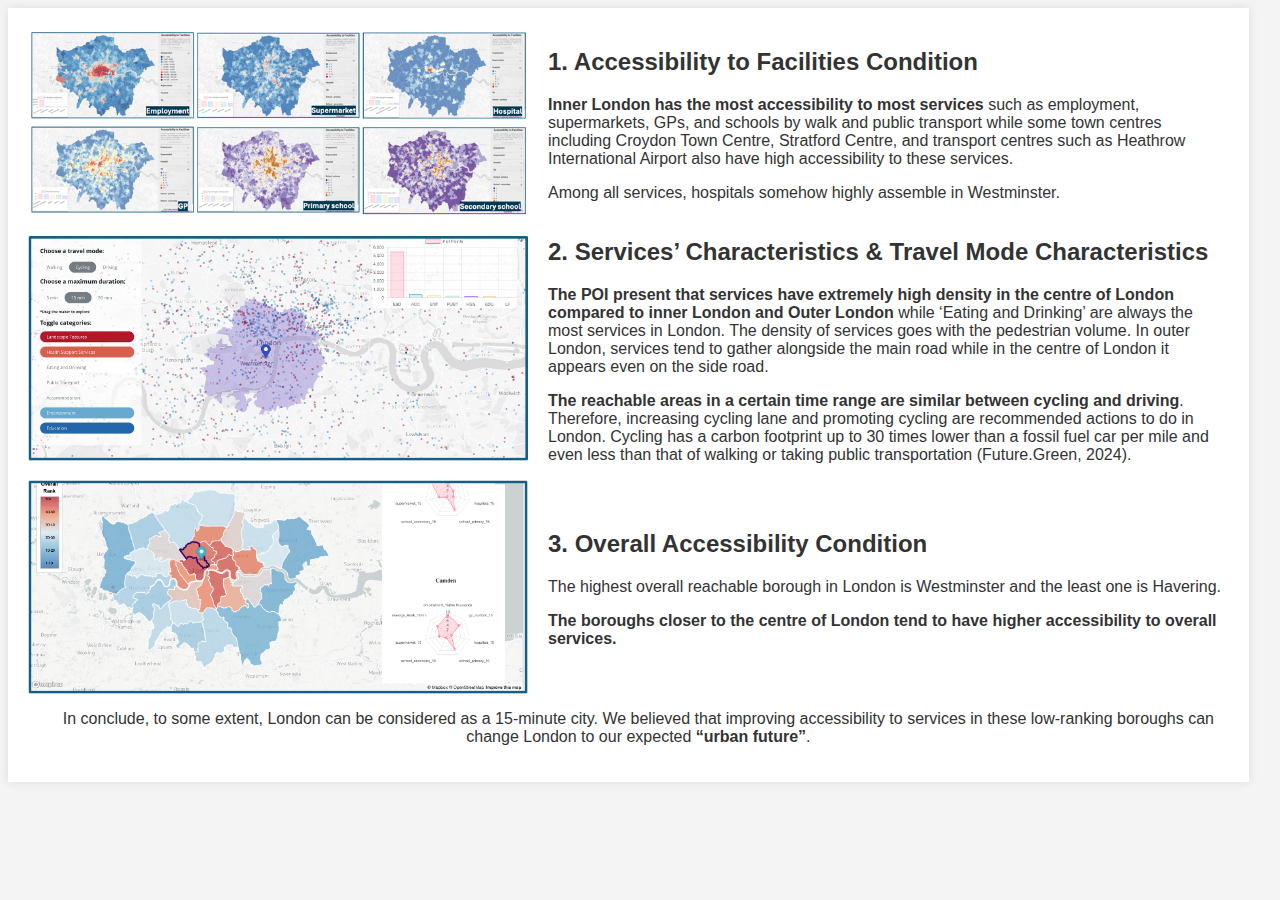
<file: html/conclusion.html>
<!DOCTYPE html>
<html lang="en">
<head>
    <meta charset="UTF-8">
    <title>Conclusion</title>
    <style>
        body, html {
            font-family: Arial, sans-serif;
            padding: 0;
            background: #f4f4f4;
        }

        .container {
            width: 95%;
            background: #fff;
            padding: 20px;
            box-shadow: 0 0 10px rgba(0,0,0,0.1);
        }

        .section {
            display: flex;
            align-items: center;
        }

       .section img {
    flex: none; /* Remove flex to stop the image from growing with flex container */
    width: 500px; /* Fixed width */
    height: auto; /* Height will scale to maintain the aspect ratio */
    transition: transform 0.3s ease;
}

        .section img:hover {
            transform: scale(1.1);
            cursor: pointer;
        }

        .text-content {
            flex: 2;
            padding-left: 20px;
        }

        .section h2 {
            color: #333;
        }

        .section p {
            font-size: 16px;
            color: #333;
        }
    </style>
</head>
<body>
    <div class="container">
        <div class="section">
            <img src="../image/CP1.png" >
            <div class="text-content">
                <h2>1. Accessibility to Facilities Condition</h2>
                <p><strong>Inner London has the most accessibility to most services</strong> such as employment, supermarkets, GPs, and schools by walk and public transport while some town centres including Croydon Town Centre, Stratford Centre, and transport centres such as Heathrow International Airport also have high accessibility to these services.<br></p>
                <p>Among all services, hospitals somehow highly assemble in Westminster.</p>
            </div>
        </div>
        <div class="section">
            <img src="../image/CP3.png" >
            <div class="text-content">
                <h2>2. Services’ Characteristics & Travel Mode Characteristics</h2>
                <p><strong>The POI present that services have extremely high density in the centre of London compared to inner London and Outer London </strong> while ‘Eating and Drinking’ are always the most services in London. The density of services goes with the pedestrian volume. In outer London, services tend to gather alongside the main road while in the centre of London it appears even on the side road.<br></p>
                <p><strong>The reachable areas in a certain time range are similar between cycling and driving</strong>. Therefore, increasing cycling lane and promoting cycling are recommended actions to do in London. Cycling has a carbon footprint up to 30 times lower than a fossil fuel car per mile and even less than that of walking or taking public transportation (Future.Green, 2024).</p>
            </div>
            
        </div>
        <div class="section">
            <img src="../image/CP2.png" >
            <div class="text-content">
                <h2>3. Overall Accessibility Condition</h2>
                <p>The highest overall reachable borough in London is Westminster and the least one is Havering.<br></p>
                <p><strong>The boroughs closer to the centre of London tend to have higher accessibility to overall services.</strong></p>
            </div>
        </div>
        
        
        <div class="section">
            <div class="text-content", style="text-align: center;">
                <p>In conclude, to some extent, London can be considered as a 15-minute city. We believed that improving accessibility to services in these low-ranking boroughs can change London to our expected <strong>“urban future”</strong>.</p>
            </div>
        </div>
    </div>
</body>
</html>
</file>
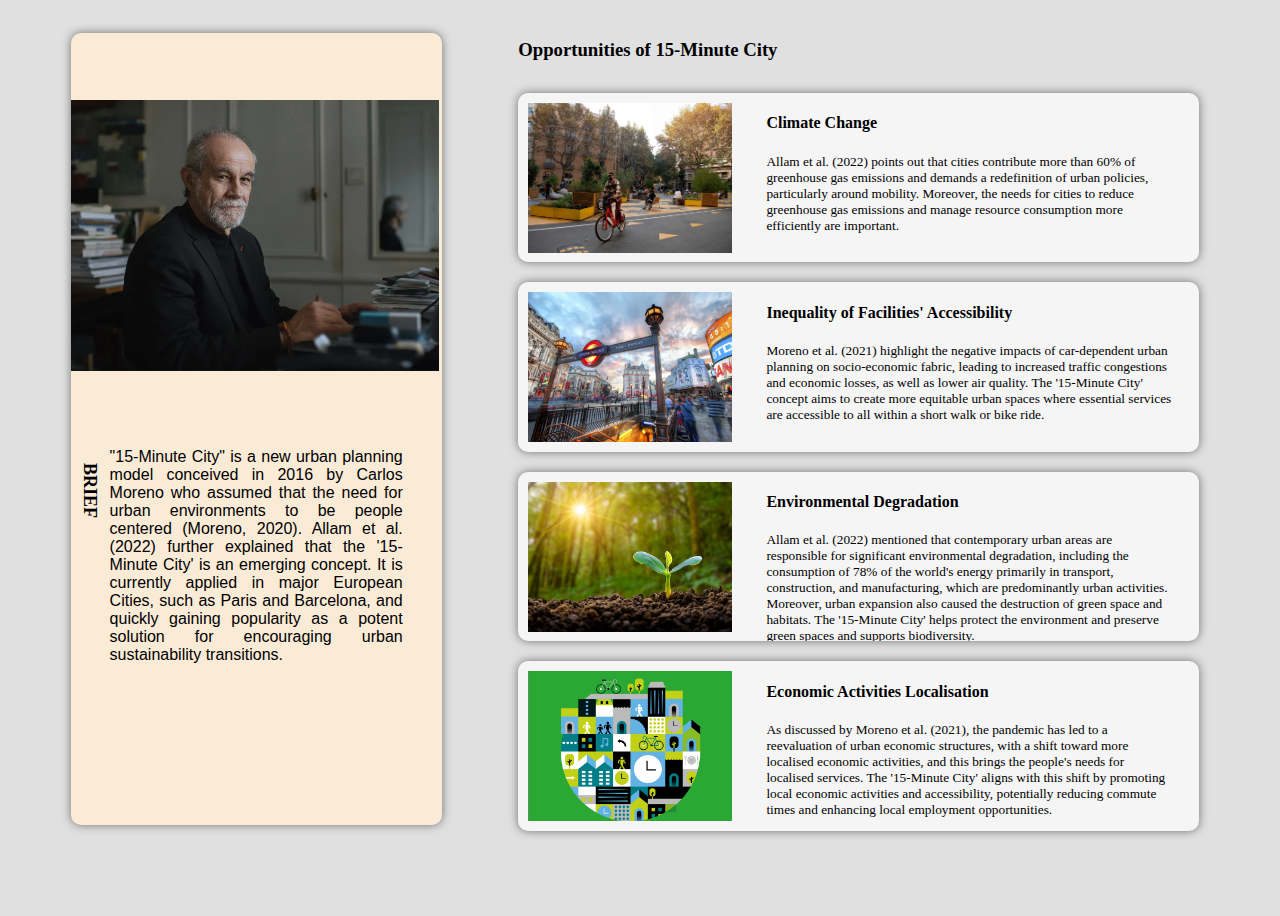
<file: html/intro.html>
<!doctype html>
<html lang="en">

<head>
    <meta charset="UTF-8">
    <!-- bootstrap -->
    <link rel="stylesheet" href="http://cdn.staticfile.net/twitter-bootstrap/3.3.7/css/bootstrap.min.css">
    <script src="http://cdn.staticfile.net/jquery/2.1.1/jquery.min.js"></script>
    <script src="http://cdn.staticfile.net/twitter-bootstrap/3.3.7/js/bootstrap.min.js"></script>
    <link rel="stylesheet" href="../css/introduction.css">
    <script src="../js/intro.js"></script>

</head>

<body>
    <div class="introPage">
        <!-- img and intro -->
        <div class="intro">
            <div class="imgCM">
                <div class="imgContainer">
                    <img src="../image/1.png" alt="Carlos Moreno">
                </div>
            </div>
            <div class="introTxt">
                <div class="vertical-text" style="font-size: large;">BRIEF</div>
                <p>"15-Minute City" is a new urban planning model conceived in 2016 by Carlos Moreno who assumed that
                    the
                    need for urban environments to be people centered (Moreno, 2020).
                    Allam et al. (2022) further explained that the '15-Minute City' is an emerging concept. It is
                    currently applied in major European Cities,
                    such
                    as Paris and Barcelona, and quickly gaining popularity as a potent solution for encouraging urban
                    sustainability transitions.</p>
            </div>
        </div>


        <div class="introPage2">
            <div class="title">
                <h3 style=" height: 15px;">Opportunities of 15-Minute City</h3>
            </div>
            <div class="img1">
                <img src="../image/CLimate.jpg" alt="First slide" id="climateChange" style="object-fit: cover;">
                <div class="reason">
                    <h4>Climate Change</h4>
                    <p style="font-size: smaller;">
                        Allam et al. (2022) points out that cities contribute more than 60% of greenhouse gas emissions and demands a redefinition of urban policies, particularly around mobility. Moreover, the needs for cities to reduce greenhouse gas emissions and manage resource consumption more efficiently are important.
                    </p>
                </div>  
            </div>
            <div class="img1">
                <img src="../image/inequility of facility.jpg" alt="First slide" id="climateChange" style="object-fit: cover;">
                <div class="reason">
                    <h4>Inequality of Facilities' Accessibility</h4>
                    <p style="font-size: smaller;">
                        Moreno et al. (2021) highlight the negative impacts of car-dependent urban planning on socio-economic fabric, leading to increased traffic congestions and economic losses, as well as lower air quality. The '15-Minute City' concept aims to create more equitable urban spaces where essential services are accessible to all within a short walk or bike ride.
                    </p>
                </div>
            </div>
            <div class="img1">
                <img src="../image/degragation.jpeg" alt="First slide" id="climateChange" style="object-fit: cover;">
                <div class="reason">
                    <h4>Environmental Degradation</h4>
                    <p style="font-size: smaller;">
                        Allam et al. (2022) mentioned that contemporary urban areas are responsible for significant environmental degradation, including the consumption of 78% of the world's energy primarily in transport, construction, and manufacturing, which are predominantly urban activities. Moreover, urban expansion also caused the destruction of green space and habitats. The '15-Minute City' helps protect the environment and preserve green spaces and supports biodiversity.
                    </p>
                </div>
            </div>
            <div class="img1">
                <img src="../image/EAL.png" alt="First slide" id="climateChange" style="object-fit: cover;">
                <div class="reason">
                    <h4>Economic Activities Localisation</h4>
                    <p style="font-size: smaller;">
                        As discussed by Moreno et al. (2021), the pandemic has led to a reevaluation of urban economic structures, with a shift toward more localised economic activities, and this brings the people's needs for localised services. The '15-Minute City' aligns with this shift by promoting local economic activities and accessibility, potentially reducing commute times and enhancing local employment opportunities.
                    </p>
                </div>
            </div>
            
        </div>


    </div>
</body>

</html>
</file>
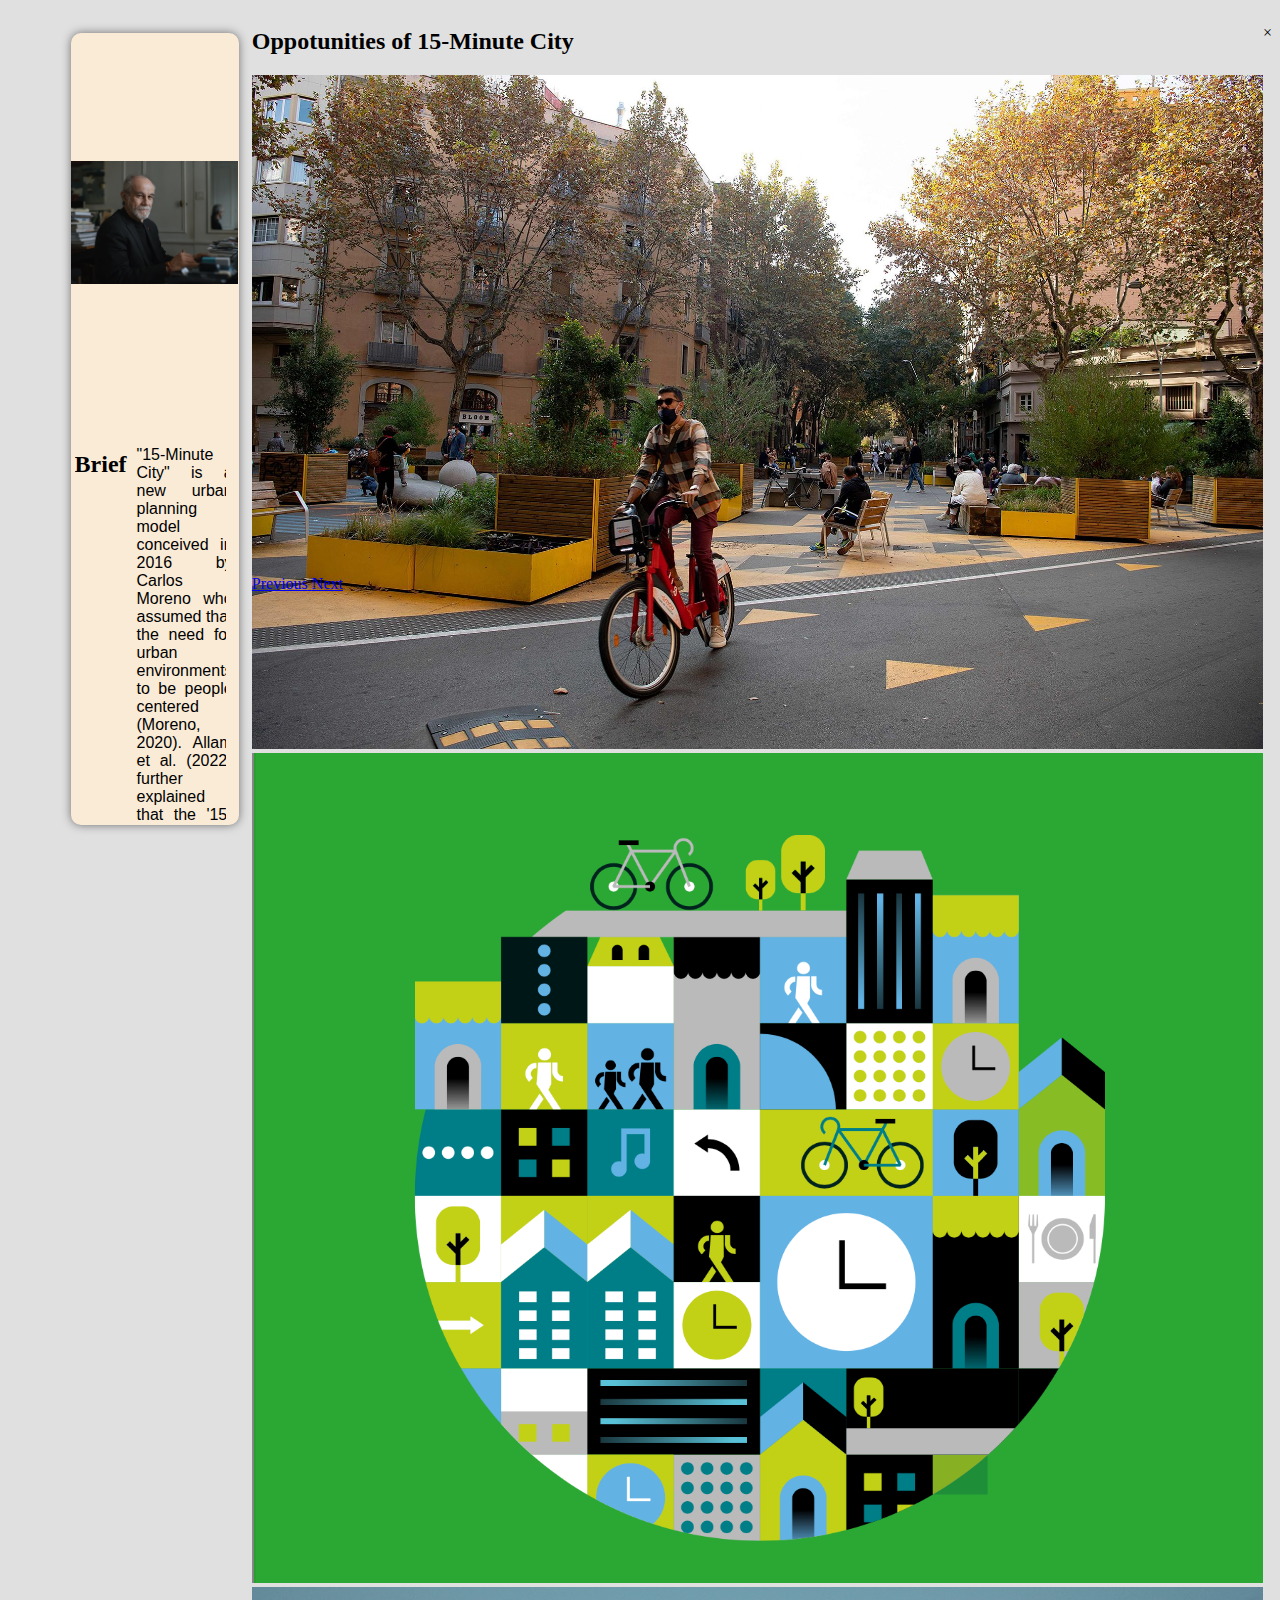
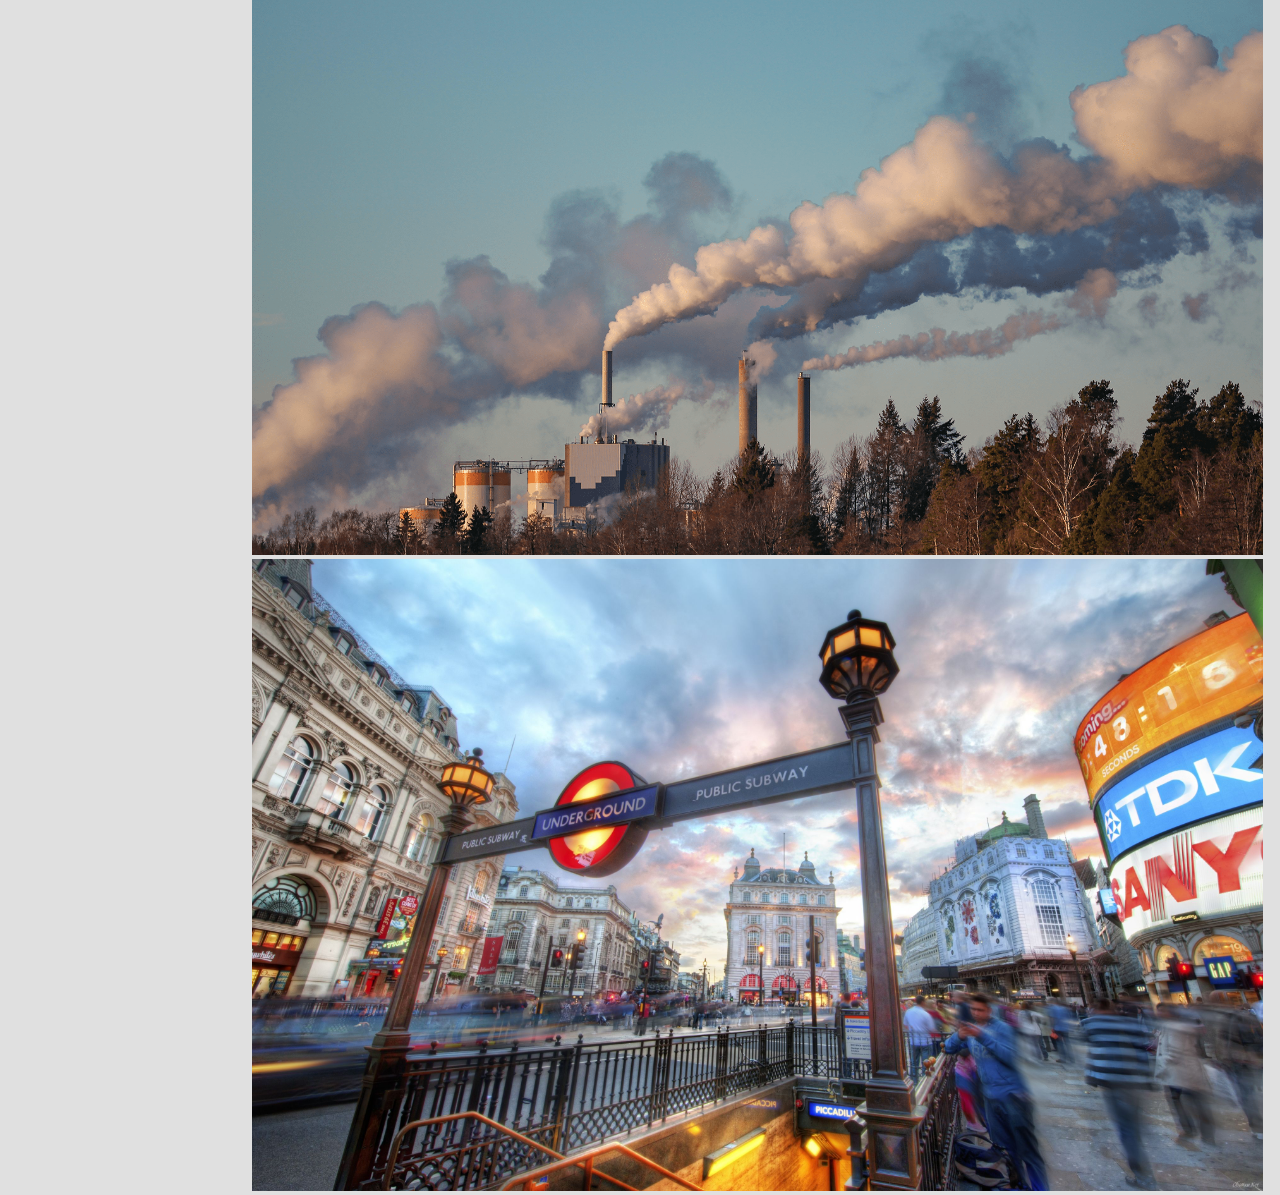
<file: html/Introduction.html>
<!doctype html>
<html lang="en">

<head>
    <meta charset="UTF-8">
    <!-- bootstrap -->
    <link rel="stylesheet" href="http://cdn.staticfile.net/twitter-bootstrap/3.3.7/css/bootstrap.min.css">
    <script src="http://cdn.staticfile.net/jquery/2.1.1/jquery.min.js"></script>
    <script src="http://cdn.staticfile.net/twitter-bootstrap/3.3.7/js/bootstrap.min.js"></script>
    <link rel="stylesheet" href="../css/introduction.css">
    <script src="../js/intro.js"></script>

</head>

<body>
    <div class="introPage">
        <!-- img and intro -->
        <div class="intro">
            <div class="imgCM">
                <div class="imgContainer">
                    <img src="../image/1.png" alt="Carlos Moreno">
                </div>
            </div>
            <div class="introTxt">
                <h2>Brief</h2>
                <p>"15-Minute City" is a new urban planning model conceived in 2016 by Carlos Moreno who assumed that
                    the
                    need for urban environments to be people centered (Moreno, 2020). 
                    Allam et al. (2022) further explained that the '15-Minute City' is an emerging concept. It is currently applied in major European Cities,
                    such
                    as Paris and Barcelona, and quickly gaining popularity as a potent solution for encouraging urban
                    sustainability transitions.</p>
            </div>
        </div>

        
        <div class="carousel">
            <h2>Oppotunities of 15-Minute City</h2>
            <div id="myCarousel" class="carousel slide">
                <!-- 轮播（Carousel）指标 -->
                <!-- <ol class="carousel-indicators" style="z-index: 0;">
                    <li data-target="#myCarousel" data-slide-to="0" class="active"></li>
                    <li data-target="#myCarousel" data-slide-to="1"></li>
                    <li data-target="#myCarousel" data-slide-to="2"></li>
                    <li data-target="#myCarousel" data-slide-to="3"></li>
                </ol> -->
                <!-- 轮播（Carousel）项目 -->
                <!-- style=" width:100%; height: 500px !important;" -->
                <div class="carousel-inner" style=" width:100%; height: 500px !important;">
                    <div class="item active reason">
                        <img src="../image/CLimate.jpg" alt="First slide" id="climateChange" style="object-fit: cover;">
                    </div>
                    <div class="item reason">
                        <img src="../image/EAL.png" alt="Second slide" id="environmentalDegradation">
                    </div>
                    <div class="item reason">
                        <img src="../image/EDS.png" alt="Third slide" id="economicShifts">
                    </div>
                    <div class="item reason">
                        <img src="../image/inequility of facility.jpg" alt="Third slide" id="urbanInequality">
                    </div>
                </div>
                <!-- 轮播（Carousel）导航 -->
                <a class="left carousel-control" href="#myCarousel" role="button" data-slide="prev">
                    <span class="glyphicon glyphicon-chevron-left" aria-hidden="true"></span>
                    <span class="sr-only">Previous</span>
                </a>
                <a class="right carousel-control" href="#myCarousel" role="button" data-slide="next">
                    <span class="glyphicon glyphicon-chevron-right" aria-hidden="true"></span>
                    <span class="sr-only">Next</span>
                </a>
            </div>
        </div>

        <div id="myModal" class="modal">
            <div class="modal-content">
                <p id="title"></p>
                <span id="close">&times;</span>
                <p id="modalText"></p>
            </div>
        </div>


    </div>








    <!-- <h1>Introduction</h1>
    <p>"15-Minute City" is a new urban planning model conceived in 2016 by Carlos Moreno who assumed that the need for urban environments to be people centered (Moreno, 2020). Allam et al. (2022) further explained that the '15-Minute City' is an emerging concept. It is currently applied in major European Cities, such as Paris and Barcelona, and quickly gaining popularity as a potent solution for encouraging urban sustainability transitions.</p>
    <img src="carlos_moreno.jpg" alt="Carlos Moreno" id="carlosImage">

    <h2>The Importance of 15-Minute City</h2>
    <div class="reasons-container">
        <div class="reason" id="climateChange">
            <img src="climate_change.jpg" alt="Climate Change Challenges">
            <p>Climate Change and Sustainability Challenges</p>
        </div>
        <div class="reason" id="urbanInequality">
            <img src="urban_inequality.jpg" alt="Inequality of Facilities' Accessibility">
            <p>Urban Inequality and Accessibility</p>
        </div>
        <div class="reason" id="environmentalDegradation">
            <img src="environmental_degradation.jpg" alt="Environmental Degradation">
            <p>Environmental Degradation and Loss of Biodiversity</p>
        </div>
        <div class="reason" id="economicShifts">
            <img src="economic_shifts.jpg" alt="Economic Activities Localisation">
            <p>Economic Shifts and Job Accessibility</p>
        </div>
    </div> -->

    <!-- Modal -->
    <!-- <div id="myModal" class="modal">
        <div class="modal-content">
            <span class="close">&times;</span>
            <p id="modalText"></p>
        </div>
    </div> -->

    <!-- <script>
    // Get the modal
    var modal = document.getElementById("myModal");
    // Get the <span> element that closes the modal
    var span = document.getElementsByClassName("close")[0];
    // Get the modal text element
    var modalText = document.getElementById("modalText");

    document.querySelectorAll('.reason img').forEach(item => {
        item.addEventListener('click', function() {
            // Check the ID of the parent element to determine which text to display
            switch (this.parentElement.id) {
                case 'climateChange':
                    modalText.innerText = "Allam et al. (2022) points out that cities contribute more than 60% of greenhouse gas emissions and demands a redefinition of urban policies, particularly around mobility. Moreover, the needs for cities to reduce greenhouse gas emissions and manage resource consumption more efficiently are important.";
                    break;
                case 'urbanInequality':
                    modalText.innerText = "Moreno et al. (2021) highlight the negative impacts of car-dependent urban planning on socio-economic fabric, leading to increased traffic congestions and economic losses, as well as lower air quality. The '15-Minute City' concept aims to create more equitable urban spaces where essential services are accessible to all within a short walk or bike ride.";
                    break;
                case 'environmentalDegradation':
                    modalText.innerText = "Allam et al. (2022) mentioned that contemporary urban areas are responsible for significant environmental degradation, including the consumption of 78% of the world's energy primarily in transport, construction, and manufacturing, which are predominantly urban activities. Moreover, urban expansion also caused the destruction of green space and habitats. The '15-Minute City' helps protect the environment and preserve green spaces and supports biodiversity.";
                    break;
                case 'economicShifts':
                    modalText.innerText = "As discussed by Moreno et al. (2021), the pandemic has led to a reevaluation of urban economic structures, with a shift toward more localised economic activities, and this brings the people's needs for localised services. The '15-Minute City' aligns with this shift by promoting local economic activities and accessibility, potentially reducing commute times and enhancing local employment opportunities.";
                    break;
                default:
                    modalText.innerText = "No information available.";
            }
            modal.style.display = "block";
        });
    });

    // When the user clicks on <span> (x), close the modal
    span.onclick = function() {
        modal.style.display = "none";
    }

    // When the user clicks anywhere outside of the modal, close it
    window.onclick = function(event) {
        if (event.target === modal) {
            modal.style.display = "none";
        }
    }
</script> -->
</body>

</html>
</file>
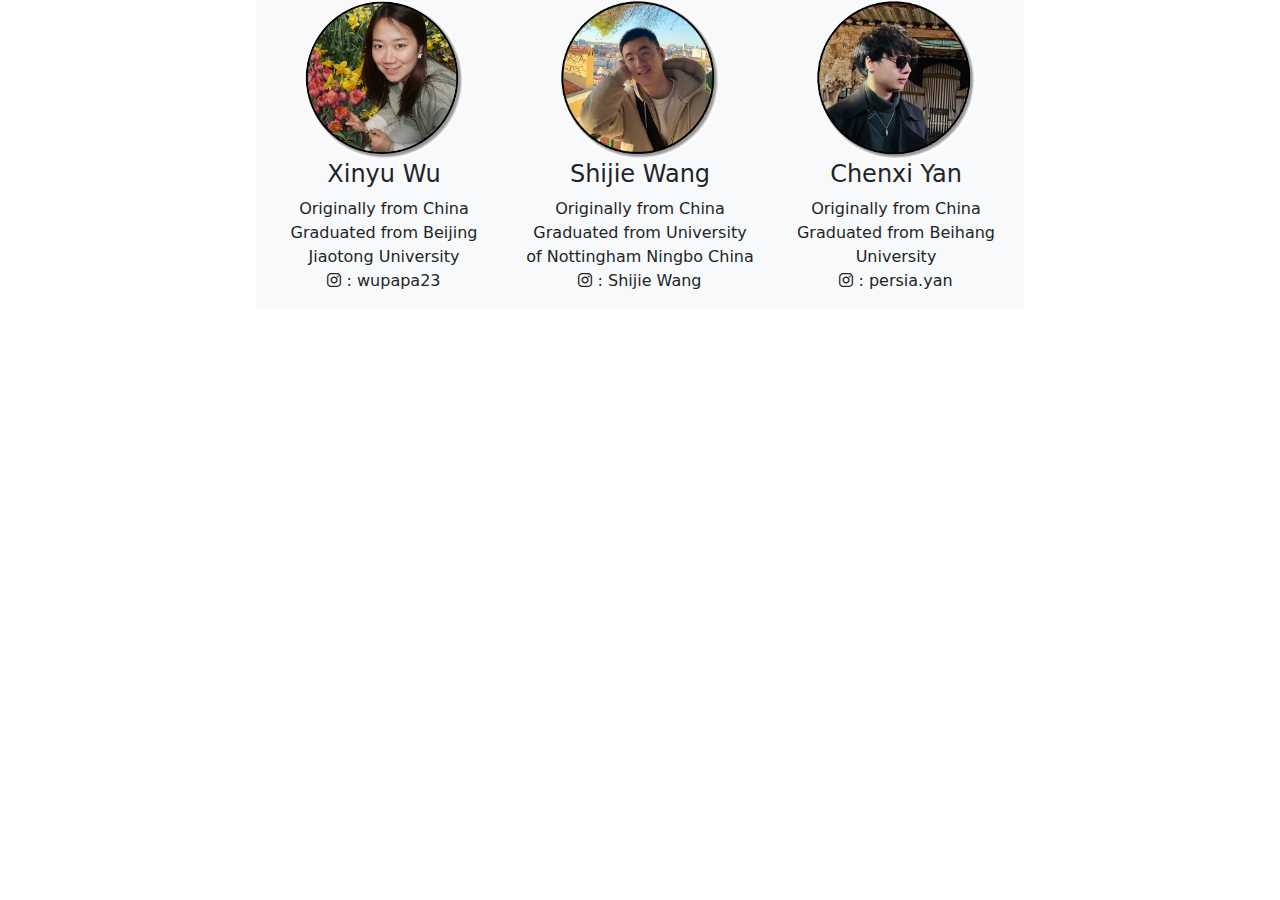
<file: html/reference.html>
<!DOCTYPE html>
<html lang="zh-CN">
<head>
    <meta charset="UTF-8">
    <title>我的网页</title>
    <link href="https://cdn.jsdelivr.net/npm/bootstrap@5.1.3/dist/css/bootstrap.min.css" rel="stylesheet">
    <link href="https://cdnjs.cloudflare.com/ajax/libs/font-awesome/6.0.0-beta3/css/all.min.css" rel="stylesheet">
    <style>
        /* 这里可以添加自定义样式 */
        .my-style {
            background-color: #f8f9fa; /* 浅灰色背景 */
            width: 60%;
        }
    </style>
</head>
<body>
<div class="container my-style">
    <div class="row">
        <div class="col-lg-4 text-center">
            <img src="../image/Picture1.jpg" class="bd-placeholder-img rounded-circle d-block mx-auto" width="160" height="160" alt="描述">
            <h4>Xinyu Wu</h4>
            <p>Originally from China <br>
                Graduated from Beijing Jiaotong University <br>
                <i class="fab fa-instagram"></i> : wupapa23</p>
        </div>
        <div class="col-lg-4 text-center">
            <img src="../image/Picture2.jpg" class="bd-placeholder-img rounded-circle d-block mx-auto" width="160" height="160" alt="描述">
            <h4>Shijie Wang</h4>
            <p>Originally from China <br>
                Graduated from University of Nottingham Ningbo China <br>
                <i class="fab fa-instagram"></i> : Shijie Wang </p>
        </div>
        <div class="col-lg-4 text-center">
            <img src="../image/Picture3.jpg" class="bd-placeholder-img rounded-circle d-block mx-auto" width="160" height="160" alt="描述">
            <h4>Chenxi Yan</h4>
            <p>Originally from China <br>
                Graduated from Beihang University<br>
                <i class="fab fa-instagram"></i> : persia.yan </p>
        </div>
    </div>
</div>
<script src="https://cdn.jsdelivr.net/npm/bootstrap@5.1.3/dist/js/bootstrap.bundle.min.js"></script>
</body>
</html>
</file>
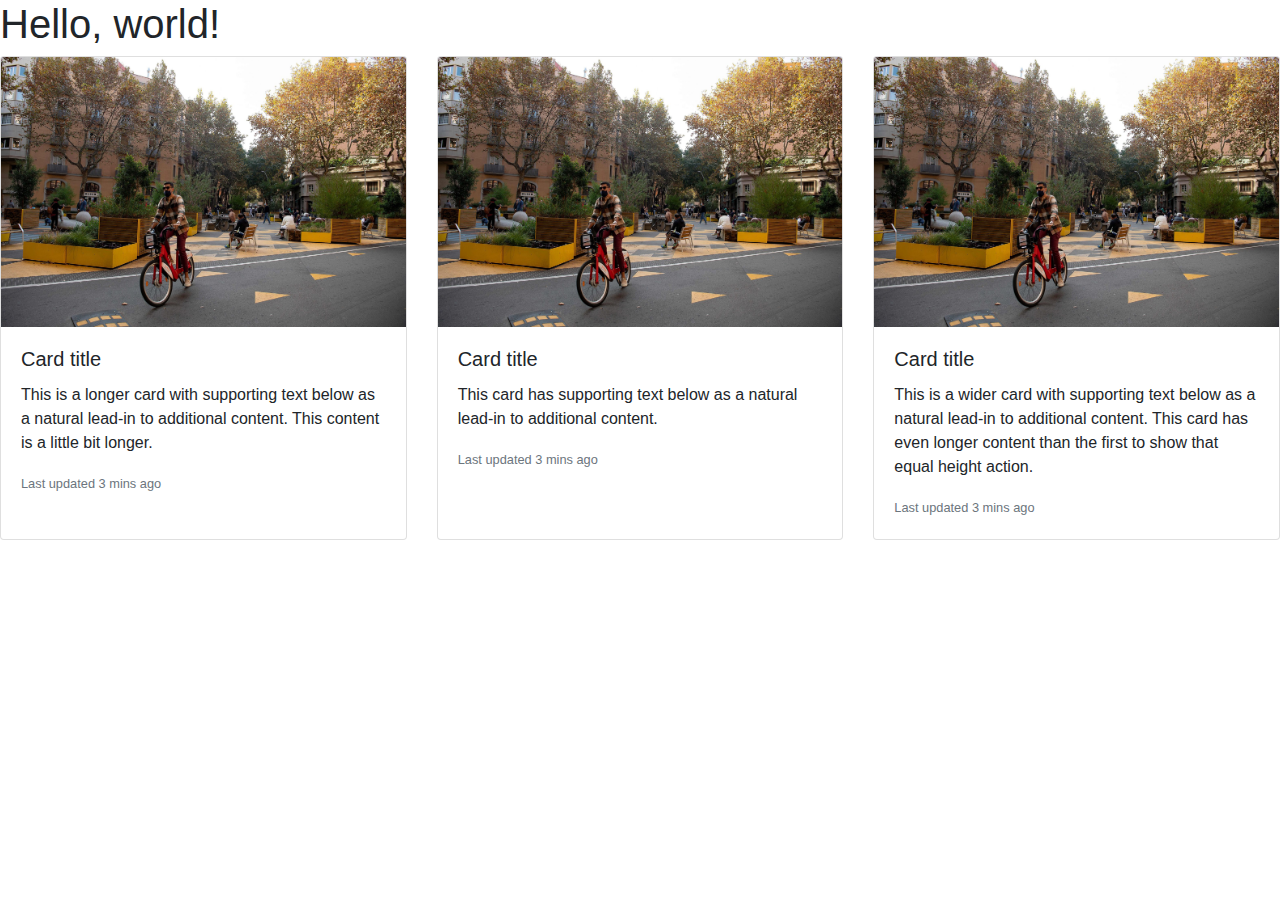
<file: html/test.html>
<!doctype html>
<html lang="en">
  <head>
    <!-- Required meta tags -->
    <meta charset="utf-8">
    <meta name="viewport" content="width=device-width, initial-scale=1, shrink-to-fit=no">

    <!-- Bootstrap CSS -->
    <link rel="stylesheet" href="https://cdn.jsdelivr.net/npm/bootstrap@4.0.0/dist/css/bootstrap.min.css" integrity="sha384-Gn5384xqQ1aoWXA+058RXPxPg6fy4IWvTNh0E263XmFcJlSAwiGgFAW/dAiS6JXm" crossorigin="anonymous">

    <title>Hello, world!</title>
  </head>
  <body>
    <h1>Hello, world!</h1>

    <div class="card-deck">
        <div class="card">
          <img class="card-img-top" src="../image/CLimate.jpg" alt="Card image cap">
          <div class="card-body">
            <h5 class="card-title">Card title</h5>
            <p class="card-text">This is a longer card with supporting text below as a natural lead-in to additional content. This content is a little bit longer.</p>
            <p class="card-text"><small class="text-muted">Last updated 3 mins ago</small></p>
          </div>
        </div>
        <div class="card">
          <img class="card-img-top" src="../image/CLimate.jpg" alt="Card image cap">
          <div class="card-body">
            <h5 class="card-title">Card title</h5>
            <p class="card-text">This card has supporting text below as a natural lead-in to additional content.</p>
            <p class="card-text"><small class="text-muted">Last updated 3 mins ago</small></p>
          </div>
        </div>
        <div class="card">
          <img class="card-img-top" src="../image/CLimate.jpg" alt="Card image cap">
          <div class="card-body">
            <h5 class="card-title">Card title</h5>
            <p class="card-text">This is a wider card with supporting text below as a natural lead-in to additional content. This card has even longer content than the first to show that equal height action.</p>
            <p class="card-text"><small class="text-muted">Last updated 3 mins ago</small></p>
          </div>
        </div>
      </div>

    <!-- Optional JavaScript -->
    <!-- jQuery first, then Popper.js, then Bootstrap JS -->
    <script src="https://code.jquery.com/jquery-3.2.1.slim.min.js" integrity="sha384-KJ3o2DKtIkvYIK3UENzmM7KCkRr/rE9/Qpg6aAZGJwFDMVNA/GpGFF93hXpG5KkN" crossorigin="anonymous"></script>
    <script src="https://cdn.jsdelivr.net/npm/popper.js@1.12.9/dist/umd/popper.min.js" integrity="sha384-ApNbgh9B+Y1QKtv3Rn7W3mgPxhU9K/ScQsAP7hUibX39j7fakFPskvXusvfa0b4Q" crossorigin="anonymous"></script>
    <script src="https://cdn.jsdelivr.net/npm/bootstrap@4.0.0/dist/js/bootstrap.min.js" integrity="sha384-JZR6Spejh4U02d8jOt6vLEHfe/JQGiRRSQQxSfFWpi1MquVdAyjUar5+76PVCmYl" crossorigin="anonymous"></script>
  </body>
</html>
</file>
<file: css/introduction.css>
body{
    background-color: #E0E0E0;
}

.introPage {
    display: flex;
    flex-direction: row;
    height: 100vh;
    width: 100%;
}

.intro{
    width: 30%;
    height: 88%;
    display: flex;
    flex-direction: column;
    margin : 2% 1% 5% 5%;
    background-color:antiquewhite;
    border-radius: 10px;
    box-shadow: 0 0 10px rgba(0, 0, 0, 0.5);
    transition: transform 0.3s ease, box-shadow 0.3s ease;
}

.intro:hover {
    transform: translateY(-7px);
    box-shadow: 0 10px 20px rgba(0, 0, 0, 0.2);
  }

.imgCM {
    width: 100%;
    height: 50%;
    margin-top: 2%;
}


.introTxt {
    width: 90%;
    height: 50%;
    margin-left: 2%;
    display: flex;
    flex-direction: row;
    overflow: hidden;
}

.introTxt p {
    font-size: clamp(1rem, 1vw, 2rem);
    font-family: 'Montserrat', sans-serif;
    text-align:justify;
    margin: 15px 10px 10px 10px;
}

.vertical-text {
    writing-mode: vertical-rl; /* 竖着写 */
    font-weight: bold; /* 加粗 */
    color: black; /* 黑色 */
    white-space: nowrap; /* 防止换行 */
    font-size: 50px; /* 字体大小 */
    margin-top: 30px; /* 上边距 */
  }

.imgContainer {
    width: 99%;
    height: 90%;
    margin-top: 5%;
}

img {
    width: 100%;
    height: 100%;
    object-fit: contain;    
}

.introPage2 {
    display: flex;
    flex-direction: column;
    height: 90%;
    width: 55%;
    /* background-color: blue; */
    margin: 1% 5% 5% 5%;
    
    padding-right: 10px;
    
}

.title h1{
    font-weight: bold; /* 加粗 */
    color: black;
}

.img1 {
    width: 100%;
    height: 210px;
    margin-top: 20px;
    padding-bottom: 3px;
    overflow: hidden;
    display: flex;
    flex-direction: row;
    background-color: whitesmoke;
    border-radius: 10px;
    box-shadow: 0 0 10px rgba(0, 0, 0, 0.5);
    transition: transform 0.3s ease, box-shadow 0.3s ease;
}

.img1:hover {
    transform: translateY(-7px);
    box-shadow: 0 10px 20px rgba(0, 0, 0, 0.2);
  }

.img1 img {
    width: 30%;
    height: 90%;
    display: block;
    object-fit: contain;
    margin-top: 10px;
    margin-left: 10px;
}

.img1 .reason{
    width: 60%;
    height: 100px;
    margin-left: 5%;
    justify-content: center;
}


.reason p{
    font-size: 1vw;
}


/* body {
    font-size: 1vw; 字体大小为视口宽度的2%
} */
</file>
